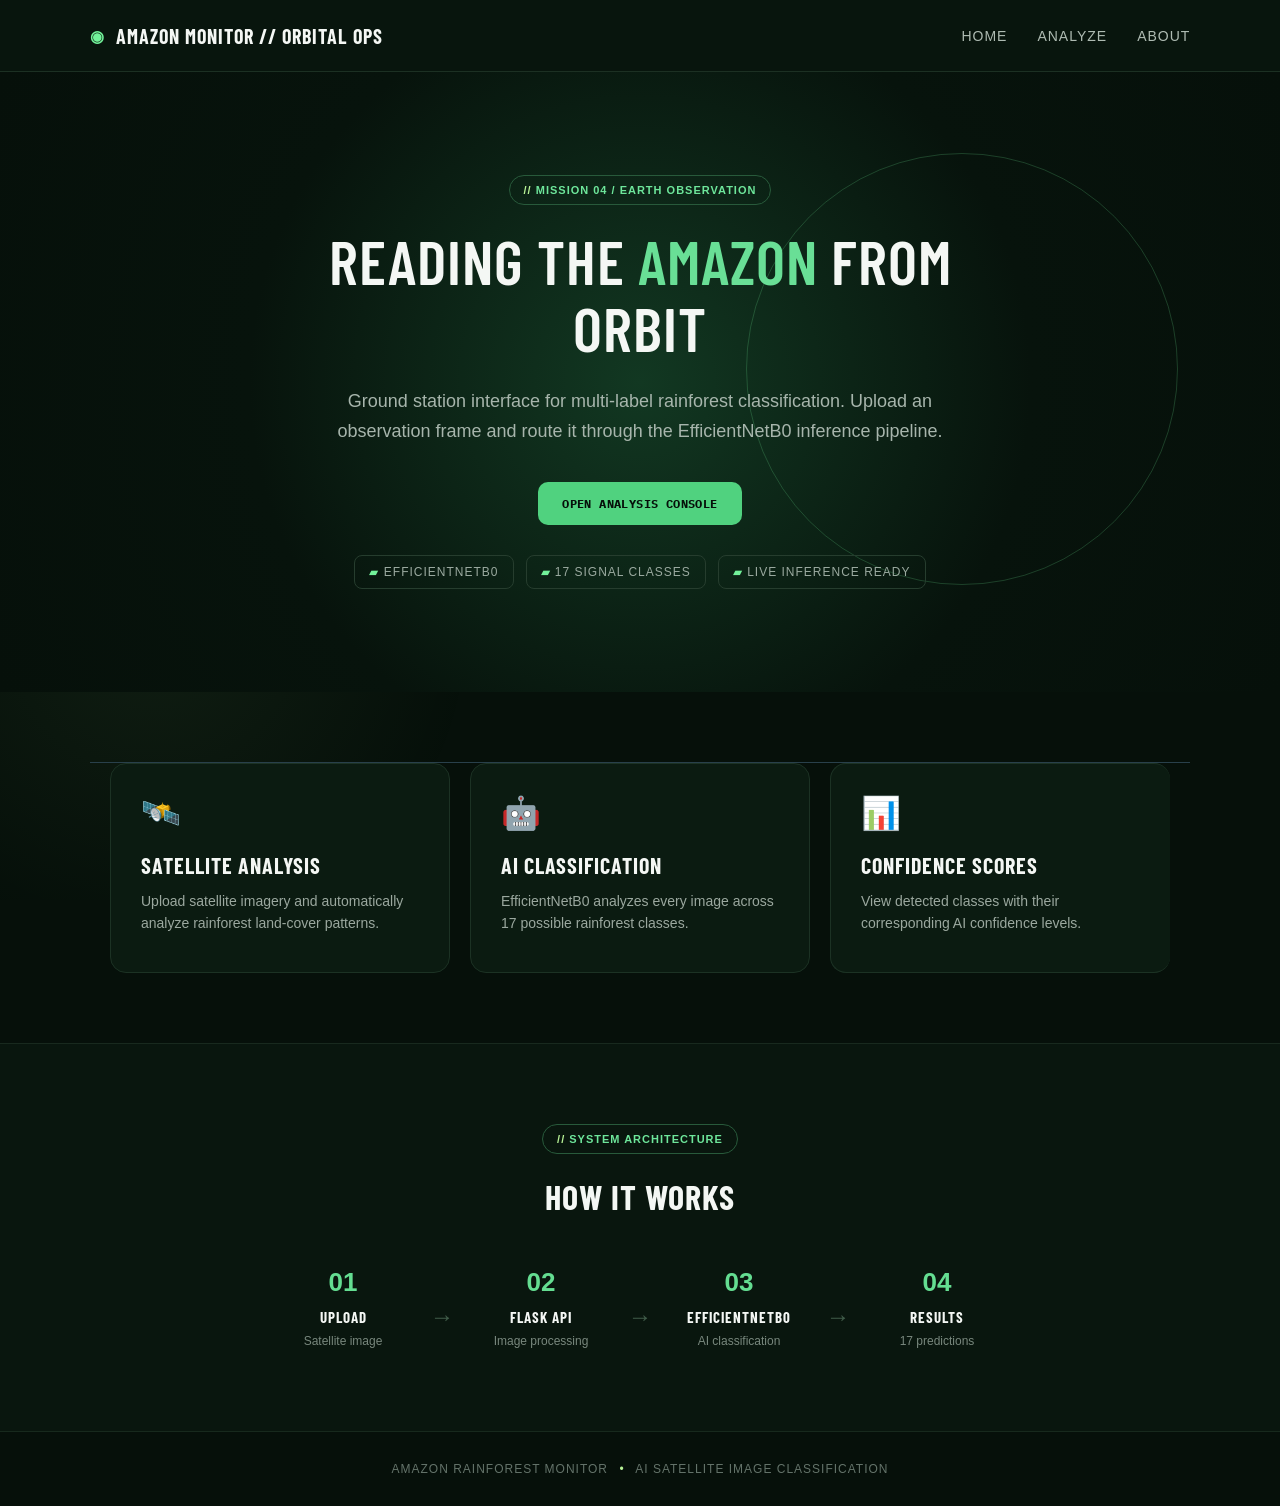
<file: frontend/index.html>
<!DOCTYPE html>
<html lang="en">
<head>
    <meta charset="UTF-8">
    <meta name="viewport" content="width=device-width, initial-scale=1.0">
    <title>Amazon Rainforest Monitor</title>
    <link rel="stylesheet" href="style.css">
</head>

<body>

<nav>
    <div class="logo">Amazon Monitor // Orbital Ops</div>

    <div class="nav-links">
        <a href="index.html">Home</a>
        <a href="analyze.html">Analyze</a>
        <a href="#about">About</a>
    </div>
</nav>

<section class="hero">

    <div class="hero-content">

        <div class="badge">
            Mission 04 / Earth Observation
        </div>

        <h1>
            Reading the
            <span>Amazon</span> from orbit
        </h1>

        <p>
            Ground station interface for multi-label rainforest classification.
            Upload an observation frame and route it through the EfficientNetB0
            inference pipeline.
        </p>

        <a href="analyze.html" class="btn">
            Open analysis console
        </a>

        <div class="tech">
            <span>EfficientNetB0</span>
            <span>17 signal classes</span>
            <span>Live inference ready</span>
        </div>

    </div>

</section>


<section class="features">

    <div class="card">
        <div class="card-icon">🛰️</div>

        <h3>Satellite Analysis</h3>

        <p>
            Upload satellite imagery and automatically
            analyze rainforest land-cover patterns.
        </p>
    </div>


    <div class="card">
        <div class="card-icon">🤖</div>

        <h3>AI Classification</h3>

        <p>
            EfficientNetB0 analyzes every image across
            17 possible rainforest classes.
        </p>
    </div>


    <div class="card">
        <div class="card-icon">📊</div>

        <h3>Confidence Scores</h3>

        <p>
            View detected classes with their
            corresponding AI confidence levels.
        </p>
    </div>

</section>


<section id="about" class="about">

    <div class="badge">
        SYSTEM ARCHITECTURE
    </div>

    <h2>How It Works</h2>

    <div class="workflow">

        <div class="step">
            <strong>01</strong>
            <h3>Upload</h3>
            <p>Satellite image</p>
        </div>

        <div class="arrow">→</div>

        <div class="step">
            <strong>02</strong>
            <h3>Flask API</h3>
            <p>Image processing</p>
        </div>

        <div class="arrow">→</div>

        <div class="step">
            <strong>03</strong>
            <h3>EfficientNetB0</h3>
            <p>AI classification</p>
        </div>

        <div class="arrow">→</div>

        <div class="step">
            <strong>04</strong>
            <h3>Results</h3>
            <p>17 predictions</p>
        </div>

    </div>

</section>


<footer>
    Amazon Rainforest Monitor
    <span>•</span>
    AI Satellite Image Classification
</footer>

</body>
</html>
</file>
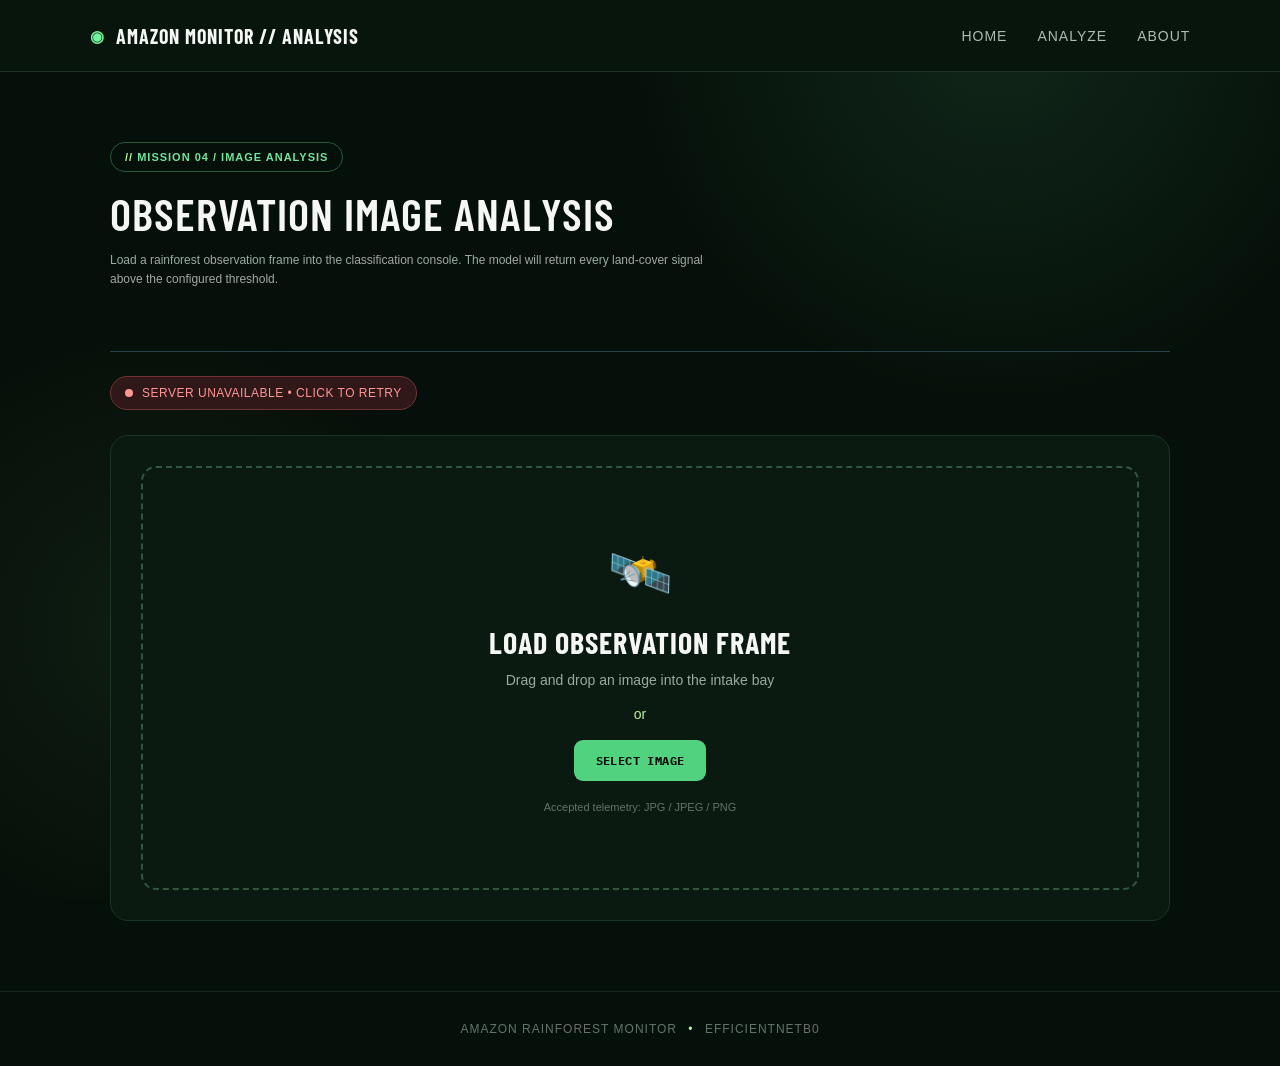
<file: frontend/analyze.html>
<!DOCTYPE html>
<html lang="en">

<head>

    <meta charset="UTF-8">

    <meta
        name="viewport"
        content="width=device-width, initial-scale=1.0"
    >

    <title>Analyze | Amazon Monitor</title>

    <link rel="stylesheet" href="style.css">

</head>


<body>


<nav>

    <div class="logo">
        Amazon Monitor // Analysis
    </div>

    <div class="nav-links">

        <a href="index.html">
            Home
        </a>

        <a href="analyze.html">
            Analyze
        </a>

        <a href="index.html#about">
            About
        </a>

    </div>

</nav>


<main class="analyze-page">


    <div class="page-heading">

        <div class="badge">
            Mission 04 / Image Analysis
        </div>

        <h1>
            Observation image analysis
        </h1>

        <p>
            Load a rainforest observation frame into the classification console.
            The model will return every land-cover signal above the configured threshold.
        </p>

    </div>


    <!-- SERVER STATUS -->

    <div
        id="server-status"
        class="server-status checking"
    >

        <span class="status-dot"></span>

        <span id="status-text">
            Connecting to AI server...
        </span>

    </div>


    <!-- UPLOAD -->

    <div class="upload-container">

        <div
            id="drop-area"
            class="drop-area"
        >

            <div class="upload-icon">
                🛰️
            </div>

            <h2>
                Load observation frame
            </h2>

            <p>
                Drag and drop an image into the intake bay
            </p>

            <p class="or">
                or
            </p>


            <label
                for="image-input"
                class="choose-btn"
            >
                Select image
            </label>


            <input
                type="file"
                id="image-input"
                accept="image/png,image/jpeg"
                hidden
            >


            <small>
                Accepted telemetry: JPG / JPEG / PNG
            </small>

        </div>


        <!-- PREVIEW -->

        <div
            id="preview-section"
            class="preview-section hidden"
        >

            <div class="preview-image-container">

                <img
                    id="image-preview"
                    alt="Satellite image preview"
                >

            </div>


            <div class="file-info">

                <div class="small-label">
                    SELECTED IMAGE
                </div>

                <h3 id="file-name">
                    image.jpg
                </h3>


                <button
                    id="analyze-btn"
                    class="btn"
                >
                    🤖 Analyze Image
                </button>


                <button
                    id="remove-btn"
                    class="secondary-btn"
                >
                    Remove
                </button>

            </div>

        </div>

    </div>


    <!-- LOADING -->

    <div
        id="loading"
        class="loading hidden"
    >

        <div class="spinner"></div>

        <h2>
            Analyzing Satellite Image
        </h2>

        <p>
            EfficientNetB0 is processing the image...
        </p>

    </div>


    <!-- RESULTS -->

    <section
        id="results"
        class="results hidden"
    >

        <div class="results-header">

            <div>

                <div class="badge">
                    AI ANALYSIS COMPLETE
                </div>

                <h2>
                    Classification Results
                </h2>

                <p>
                    Detected rainforest patterns
                </p>

            </div>


            <button
                id="new-analysis"
                class="secondary-btn"
            >
                + New Analysis
            </button>

        </div>


        <div class="result-grid">


            <!-- IMAGE -->

            <div class="result-card">

                <div class="section-title">
                    Satellite Image
                </div>

                <img
                    id="result-image"
                    class="result-image"
                    alt="Analyzed satellite image"
                >

            </div>


            <!-- PREDICTIONS -->

            <div class="result-card">

                <div class="section-title">
                    Detected Classes
                </div>

                <div
                    id="prediction-list"
                ></div>

            </div>

        </div>


        <div class="info-box">

            <strong>About the prediction</strong>

            <p>
                The model performs multi-label classification,
                meaning one satellite image can contain multiple
                detected classes simultaneously.
            </p>

        </div>

    </section>


</main>


<footer>
    Amazon Rainforest Monitor
    <span>•</span>
    EfficientNetB0
</footer>


<script src="analyze.js"></script>

</body>

</html>
</file>
<file: frontend/style.css>
@import url('https://fonts.googleapis.com/css2?family=Barlow+Condensed:wght@500;600;700&family=IBM+Plex+Mono:wght@400;500;600&display=swap');

:root {
    --ink: #071018;
    --panel: #0c1922;
    --panel-raised: #102431;
    --line: #29404b;
    --muted: #8ca0a8;
    --text: #e8f0ef;
    --cyan: #72f29a;
    --orange: #b8f397;
    --red: #ff6f61;
    --mono: 'IBM Plex Mono', Consolas, monospace;
    --display: 'Barlow Condensed', Impact, sans-serif;
}

* { box-sizing: border-box; margin: 0; padding: 0; }

body {
    background-color: var(--ink);
    background-image: linear-gradient(rgba(114, 242, 154, .035) 1px, transparent 1px), linear-gradient(90deg, rgba(114, 242, 154, .035) 1px, transparent 1px);
    background-size: 42px 42px;
    color: var(--text);
    font-family: var(--mono);
    min-height: 100vh;
}

body::before {
    background: radial-gradient(circle at 78% 4%, rgba(114, 242, 154, .1), transparent 29%), radial-gradient(circle at 12% 70%, rgba(184, 243, 151, .06), transparent 25%);
    content: '';
    inset: 0;
    pointer-events: none;
    position: fixed;
    z-index: -1;
}

nav {
    align-items: center;
    border-bottom: 1px solid var(--line);
    display: flex;
    height: 76px;
    justify-content: space-between;
    padding: 0 clamp(20px, 6vw, 90px);
}

.logo { align-items: center; display: flex; font-family: var(--display); font-size: 25px; letter-spacing: 1px; text-transform: uppercase; }
.logo::before { color: var(--cyan); content: '◉'; font-family: var(--mono); font-size: 16px; margin-right: 11px; }
.nav-links { display: flex; gap: 28px; }
.nav-links a { color: var(--muted); font-size: 11px; letter-spacing: 1px; text-decoration: none; text-transform: uppercase; }
.nav-links a:hover { color: var(--cyan); }

.hero { align-items: center; display: flex; min-height: 610px; padding: 90px max(20px, 8vw); position: relative; }
.hero::after { border: 1px solid rgba(114, 242, 154, .2); border-radius: 50%; content: ''; height: 430px; position: absolute; right: 8%; top: 13%; width: 430px; }
.hero-content { max-width: 790px; position: relative; z-index: 1; }
.badge { color: var(--cyan); font-size: 11px; letter-spacing: 2px; margin-bottom: 22px; text-transform: uppercase; }
.badge::before { color: var(--orange); content: '// '; }
.hero h1, .page-heading h1 { font-family: var(--display); font-size: clamp(58px, 8vw, 112px); font-weight: 600; letter-spacing: 1px; line-height: .87; max-width: 700px; text-transform: uppercase; }
.hero h1 span { color: var(--cyan); }
.hero p { color: var(--muted); font-size: 14px; line-height: 1.8; margin: 30px 0; max-width: 560px; }

.btn, .choose-btn { background: var(--orange); border: 0; color: var(--ink); cursor: pointer; display: inline-block; font-family: var(--mono); font-size: 12px; font-weight: 600; letter-spacing: .4px; padding: 15px 20px; text-decoration: none; text-transform: uppercase; transition: transform .2s, background .2s; }
.btn:hover, .choose-btn:hover { background: #ffd08d; transform: translateY(-2px); }
.secondary-btn { background: transparent; border: 1px solid var(--line); color: var(--muted); cursor: pointer; font-family: var(--mono); font-size: 11px; padding: 13px 17px; text-transform: uppercase; }
.secondary-btn:hover { border-color: var(--cyan); color: var(--cyan); }
.tech { display: flex; flex-wrap: wrap; gap: 22px; margin-top: 32px; }
.tech span { color: var(--muted); font-size: 10px; letter-spacing: 1px; text-transform: uppercase; }
.tech span::before { color: var(--cyan); content: '▰ '; }

.features { border-top: 1px solid var(--line); display: grid; grid-template-columns: repeat(3, 1fr); margin: 0 auto; max-width: 1180px; }
.card { border-right: 1px solid var(--line); min-height: 210px; padding: 30px; }
.card:last-child { border-right: 0; }
.card-icon { color: var(--orange); font-size: 22px; margin-bottom: 25px; }
.card h3, .step h3 { font-family: var(--display); font-size: 22px; letter-spacing: 1px; text-transform: uppercase; }
.card p, .step p { color: var(--muted); font-size: 12px; line-height: 1.7; margin-top: 12px; }
.about { border-top: 1px solid var(--line); padding: 80px 20px; text-align: center; }
.about h2 { font-family: var(--display); font-size: 42px; letter-spacing: 1px; margin-bottom: 50px; text-transform: uppercase; }
.workflow { align-items: flex-start; display: flex; gap: 20px; justify-content: center; margin: auto; max-width: 950px; }
.step { min-width: 150px; }
.step strong { color: var(--cyan); font-size: 22px; }
.arrow { color: var(--orange); padding-top: 15px; }
footer { border-top: 1px solid var(--line); color: #61757d; font-size: 10px; letter-spacing: 1px; padding: 28px; text-align: center; text-transform: uppercase; }
footer span { color: var(--orange); margin: 0 8px; }

.analyze-page { margin: auto; max-width: 1180px; padding: 78px 20px; }
.page-heading { border-bottom: 1px solid var(--line); padding-bottom: 36px; }
.page-heading h1 { font-size: clamp(48px, 7vw, 82px); }
.page-heading p { color: var(--muted); font-size: 12px; line-height: 1.7; margin-top: 18px; max-width: 600px; }
.server-status { align-items: center; background: rgba(12, 25, 34, .8); border: 1px solid var(--line); color: var(--muted); cursor: pointer; display: inline-flex; font-size: 10px; gap: 9px; letter-spacing: .5px; margin: 24px 0; padding: 10px 13px; text-transform: uppercase; }
.server-status.ready { border-color: rgba(114, 242, 154, .55); color: var(--cyan); }
.server-status.error { border-color: var(--red); color: var(--red); }
.status-dot { background: currentColor; border-radius: 50%; height: 7px; width: 7px; }
.server-status.checking .status-dot { animation: pulse 1s infinite; }
@keyframes pulse { 50% { opacity: .25; } }
.upload-container, .result-card { background: rgba(12, 25, 34, .9); border: 1px solid var(--line); }
.upload-container { padding: 22px; }
.drop-area { border: 1px dashed #45616a; min-height: 365px; padding: 85px 20px; text-align: center; transition: border-color .2s, background .2s; }
.drop-area:hover, .drop-area.dragging { background: rgba(114, 242, 154, .04); border-color: var(--cyan); }
.upload-icon { color: var(--cyan); font-size: 44px; margin-bottom: 20px; }
.drop-area h2 { font-family: var(--display); font-size: 30px; letter-spacing: 1px; text-transform: uppercase; }
.drop-area p { color: var(--muted); font-size: 11px; margin-top: 12px; }
.or { color: var(--orange) !important; margin: 18px 0 !important; }
.drop-area small { color: #61757d; display: block; font-size: 10px; margin-top: 18px; }
.preview-section { align-items: center; display: flex; gap: 35px; padding: 20px; }
.preview-image-container { height: 280px; width: 400px; }
.preview-image-container img, .result-image { height: 100%; object-fit: cover; width: 100%; }
.preview-image-container img { border: 1px solid var(--line); }
.small-label, .section-title { color: var(--cyan); font-size: 10px; letter-spacing: 1px; text-transform: uppercase; }
.file-info h3 { font-family: var(--display); font-size: 25px; margin: 12px 0 25px; overflow-wrap: anywhere; text-transform: uppercase; }
.loading { padding: 70px 20px; text-align: center; }
.spinner { animation: spin 1s linear infinite; border: 3px solid var(--line); border-top-color: var(--cyan); border-radius: 50%; height: 42px; margin: 0 auto 22px; width: 42px; }
@keyframes spin { to { transform: rotate(360deg); } }
.loading h2, .results-header h2 { font-family: var(--display); font-size: 34px; letter-spacing: 1px; text-transform: uppercase; }
.loading p, .results-header p { color: var(--muted); font-size: 11px; margin-top: 10px; }
.results { margin-top: 45px; }
.results-header { align-items: flex-end; display: flex; justify-content: space-between; margin-bottom: 22px; }
.results-header .badge { margin-bottom: 10px; }
.result-grid { display: grid; gap: 20px; grid-template-columns: 1fr 1fr; }
.result-card { padding: 20px; }
.section-title { border-bottom: 1px solid var(--line); margin-bottom: 18px; padding-bottom: 13px; }
.result-image { height: 390px; }
.prediction { margin-bottom: 21px; }
.prediction-top { display: flex; font-size: 12px; justify-content: space-between; margin-bottom: 8px; text-transform: uppercase; }
.confidence { color: var(--orange); font-weight: 600; }
.progress { background: #162832; height: 7px; }
.progress-bar { background: var(--cyan); height: 100%; transition: width .7s ease; }
.info-box { background: rgba(114, 242, 154, .04); border-left: 2px solid var(--cyan); margin-top: 20px; padding: 18px; }
.info-box strong { color: var(--cyan); font-size: 11px; letter-spacing: 1px; text-transform: uppercase; }
.info-box p { color: var(--muted); font-size: 11px; line-height: 1.7; margin-top: 9px; }
.hidden { display: none !important; }

@media (max-width: 800px) {
    .nav-links { gap: 12px; }
    .nav-links a { font-size: 9px; }
    .hero { min-height: 540px; padding: 70px 20px; }
    .hero::after { height: 220px; right: -90px; top: 12%; width: 220px; }
    .features, .result-grid { grid-template-columns: 1fr; }
    .card { border-bottom: 1px solid var(--line); border-right: 0; }
    .card:last-child { border-bottom: 0; }
    .workflow { align-items: center; flex-direction: column; }
    .arrow { transform: rotate(90deg); }
    .preview-section, .results-header { align-items: stretch; flex-direction: column; }
    .preview-image-container { height: 230px; width: 100%; }
    .result-image { height: 280px; }
}
* {
    margin: 0;
    padding: 0;
    box-sizing: border-box;
}


body {
    font-family:
        Arial,
        Helvetica,
        sans-serif;

    background: #06100a;

    color: #f4f7f4;

    min-height: 100vh;
}


/* =========================
   NAVBAR
========================= */

nav {
    height: 72px;

    display: flex;

    align-items: center;

    justify-content: space-between;

    padding: 0 7%;

    background: #08150d;

    border-bottom:
        1px solid #1c3023;
}


.logo {
    font-size: 20px;

    font-weight: 700;
}


.nav-links {
    display: flex;

    gap: 30px;
}


.nav-links a {
    color: #aebbb2;

    text-decoration: none;

    font-size: 14px;
}


.nav-links a:hover {
    color: #69df96;
}


/* =========================
   HERO
========================= */

.hero {
    min-height: 620px;

    display: flex;

    align-items: center;

    justify-content: center;

    text-align: center;

    padding: 80px 20px;

    background:
        radial-gradient(
            circle at center,
            #123822 0%,
            #07130c 55%,
            #06100a 100%
        );
}


.hero-content {
    max-width: 850px;
}


.badge {
    display: inline-block;

    padding: 8px 14px;

    border:
        1px solid #285a3b;

    border-radius: 30px;

    color: #6ee69b;

    font-size: 11px;

    letter-spacing: 1px;

    font-weight: 600;

    margin-bottom: 22px;
}


.hero h1 {
    font-size: 62px;

    line-height: 1.08;

    margin-bottom: 25px;
}


.hero h1 span {
    color: #69df96;
}


.hero p {
    max-width: 680px;

    margin: 0 auto 35px;

    color: #a7b5ac;

    font-size: 18px;

    line-height: 1.7;
}


/* =========================
   BUTTONS
========================= */

.btn {
    display: inline-block;

    background: #50d27f;

    color: #06100a;

    border: none;

    padding: 14px 24px;

    border-radius: 10px;

    font-weight: 700;

    text-decoration: none;

    cursor: pointer;

    transition: 0.2s;
}


.btn:hover {
    background: #6ee69b;

    transform: translateY(-2px);
}


.secondary-btn {
    background: transparent;

    color: #b7c4bb;

    border:
        1px solid #385341;

    padding: 13px 20px;

    border-radius: 9px;

    cursor: pointer;

    transition: 0.2s;
}


.secondary-btn:hover {
    color: #6ee69b;

    border-color: #6ee69b;
}


/* =========================
   TECHNOLOGY
========================= */

.tech {
    display: flex;

    justify-content: center;

    flex-wrap: wrap;

    gap: 12px;

    margin-top: 30px;
}


.tech span {
    padding: 9px 14px;

    border:
        1px solid #263d2e;

    border-radius: 8px;

    color: #9baaa0;

    font-size: 12px;
}


/* =========================
   FEATURES
========================= */

.features {
    max-width: 1100px;

    margin: 70px auto;

    padding: 0 20px;

    display: grid;

    grid-template-columns:
        repeat(3, 1fr);

    gap: 20px;
}


.card {
    background: #0b1b11;

    border:
        1px solid #1c3224;

    border-radius: 16px;

    padding: 30px;

    transition: 0.2s;
}


.card:hover {
    transform: translateY(-4px);

    border-color: #315e40;
}


.card-icon {
    font-size: 32px;

    margin-bottom: 20px;
}


.card h3 {
    margin-bottom: 12px;
}


.card p {
    color: #9ba89f;

    line-height: 1.6;

    font-size: 14px;
}


/* =========================
   ABOUT
========================= */

.about {
    text-align: center;

    padding: 80px 20px;

    background: #09160e;

    border-top:
        1px solid #18291e;
}


.about h2 {
    font-size: 34px;

    margin-bottom: 50px;
}


.workflow {
    max-width: 950px;

    margin: auto;

    display: flex;

    justify-content: center;

    align-items: center;

    gap: 22px;

    flex-wrap: wrap;
}


.step {
    min-width: 130px;
}


.step strong {
    font-size: 26px;

    color: #64dd91;
}


.step h3 {
    margin-top: 10px;

    font-size: 15px;
}


.step p {
    margin-top: 5px;

    color: #78877d;

    font-size: 12px;
}


.arrow {
    color: #405c49;

    font-size: 24px;
}


/* =========================
   FOOTER
========================= */

footer {
    text-align: center;

    padding: 30px;

    color: #64736a;

    font-size: 12px;

    border-top:
        1px solid #17291d;
}


footer span {
    margin: 0 7px;
}


/* =========================
   ANALYZE PAGE
========================= */

.analyze-page {
    max-width: 1100px;

    margin: auto;

    padding: 70px 20px;
}


.page-heading h1 {
    font-size: 45px;

    margin-bottom: 12px;
}


.page-heading p {
    color: #9daaa1;

    line-height: 1.6;

    margin-bottom: 25px;
}


/* =========================
   SERVER STATUS
========================= */

.server-status {
    display: inline-flex;

    align-items: center;

    gap: 9px;

    padding: 9px 14px;

    border-radius: 30px;

    font-size: 12px;

    margin-bottom: 25px;

    transition: 0.2s;
}


.server-status.checking {
    background: #191f1b;

    border:
        1px solid #374139;

    color: #c0c9c3;
}


.server-status.ready {
    background: #0e2918;

    border:
        1px solid #2b6541;

    color: #6ee69b;
}


.server-status.error {
    background: #301818;

    border:
        1px solid #713333;

    color: #ff9696;

    cursor: pointer;
}


.status-dot {
    width: 8px;

    height: 8px;

    border-radius: 50%;

    background: currentColor;
}


.server-status.checking .status-dot {
    animation: pulse 1s infinite;
}


@keyframes pulse {

    0% {
        opacity: 0.3;
    }

    50% {
        opacity: 1;
    }

    100% {
        opacity: 0.3;
    }

}


/* =========================
   UPLOAD
========================= */

.upload-container {
    background: #0b1a11;

    border:
        1px solid #1d3425;

    border-radius: 18px;

    padding: 30px;
}


.drop-area {
    border:
        2px dashed #31573e;

    border-radius: 15px;

    text-align: center;

    padding: 75px 20px;

    transition: 0.2s;
}


.drop-area:hover,
.drop-area.dragging {
    border-color: #69df96;

    background: #0d2115;
}


.upload-icon {
    font-size: 52px;

    margin-bottom: 20px;
}


.drop-area h2 {
    margin-bottom: 10px;
}


.drop-area p {
    color: #9ca9a0;

    font-size: 14px;
}


.or {
    margin: 15px 0;
}


.choose-btn {
    display: inline-block;

    background: #50d27f;

    color: #06100a;

    padding: 13px 22px;

    border-radius: 9px;

    font-weight: 700;

    cursor: pointer;
}


.drop-area small {
    display: block;

    margin-top: 20px;

    color: #64736a;

    font-size: 11px;
}


/* =========================
   PREVIEW
========================= */

.preview-section {
    display: flex;

    align-items: center;

    gap: 35px;
}


.preview-image-container {
    width: 400px;

    height: 280px;
}


.preview-image-container img {
    width: 100%;

    height: 100%;

    object-fit: cover;

    border-radius: 12px;
}


.small-label {
    color: #66766b;

    font-size: 10px;

    letter-spacing: 1px;

    margin-bottom: 8px;
}


.file-info h3 {
    margin-bottom: 25px;

    word-break: break-word;
}


/* =========================
   LOADING
========================= */

.loading {
    text-align: center;

    padding: 70px 20px;
}


.spinner {
    width: 48px;

    height: 48px;

    border:
        4px solid #294332;

    border-top-color: #64df91;

    border-radius: 50%;

    margin: 0 auto 25px;

    animation:
        spin 1s linear infinite;
}


@keyframes spin {

    to {
        transform: rotate(360deg);
    }

}


.loading p {
    color: #89968e;

    margin-top: 10px;
}


/* =========================
   RESULTS
========================= */

.results {
    margin-top: 55px;
}


.results-header {
    display: flex;

    justify-content: space-between;

    align-items: center;

    margin-bottom: 25px;
}


.results-header h2 {
    font-size: 30px;

    margin-bottom: 7px;
}


.results-header p {
    color: #7e8c83;

    font-size: 13px;
}


.result-grid {
    display: grid;

    grid-template-columns:
        1fr 1fr;

    gap: 25px;
}


.result-card {
    background: #0b1a11;

    border:
        1px solid #1d3425;

    border-radius: 15px;

    padding: 25px;
}


.section-title {
    font-size: 14px;

    font-weight: 700;

    margin-bottom: 20px;

    color: #d5ddd7;
}


.result-image {
    width: 100%;

    height: 400px;

    object-fit: cover;

    border-radius: 10px;
}


/* =========================
   PREDICTIONS
========================= */

.prediction {
    margin-bottom: 23px;
}


.prediction-top {
    display: flex;

    justify-content: space-between;

    align-items: center;

    margin-bottom: 8px;

    font-size: 14px;
}


.confidence {
    color: #69df96;

    font-weight: 700;
}


.progress {
    height: 9px;

    background: #17291d;

    border-radius: 10px;

    overflow: hidden;
}


.progress-bar {
    height: 100%;

    background: #55d987;

    border-radius: 10px;

    transition:
        width 0.7s ease;
}


/* =========================
   INFO BOX
========================= */

.info-box {
    margin-top: 20px;

    padding: 20px;

    border:
        1px solid #284532;

    background: #0b1e12;

    border-radius: 12px;
}


.info-box strong {
    color: #69df96;
}


.info-box p {
    color: #8d9a91;

    font-size: 13px;

    line-height: 1.6;

    margin-top: 8px;
}


/* =========================
   HIDDEN
========================= */

.hidden {
    display: none !important;
}


/* =========================
   MOBILE
========================= */

@media (max-width: 800px) {

    .hero h1 {
        font-size: 42px;
    }


    .features {
        grid-template-columns: 1fr;
    }


    .result-grid {
        grid-template-columns: 1fr;
    }


    .preview-section {
        flex-direction: column;

        align-items: stretch;
    }


    .preview-image-container {
        width: 100%;

        height: 300px;
    }


    .results-header {
        flex-direction: column;

        align-items: flex-start;

        gap: 20px;
    }


    .workflow {
        flex-direction: column;
    }


    .arrow {
        transform: rotate(90deg);
    }


    .nav-links {
        gap: 12px;
    }

}
</file>
